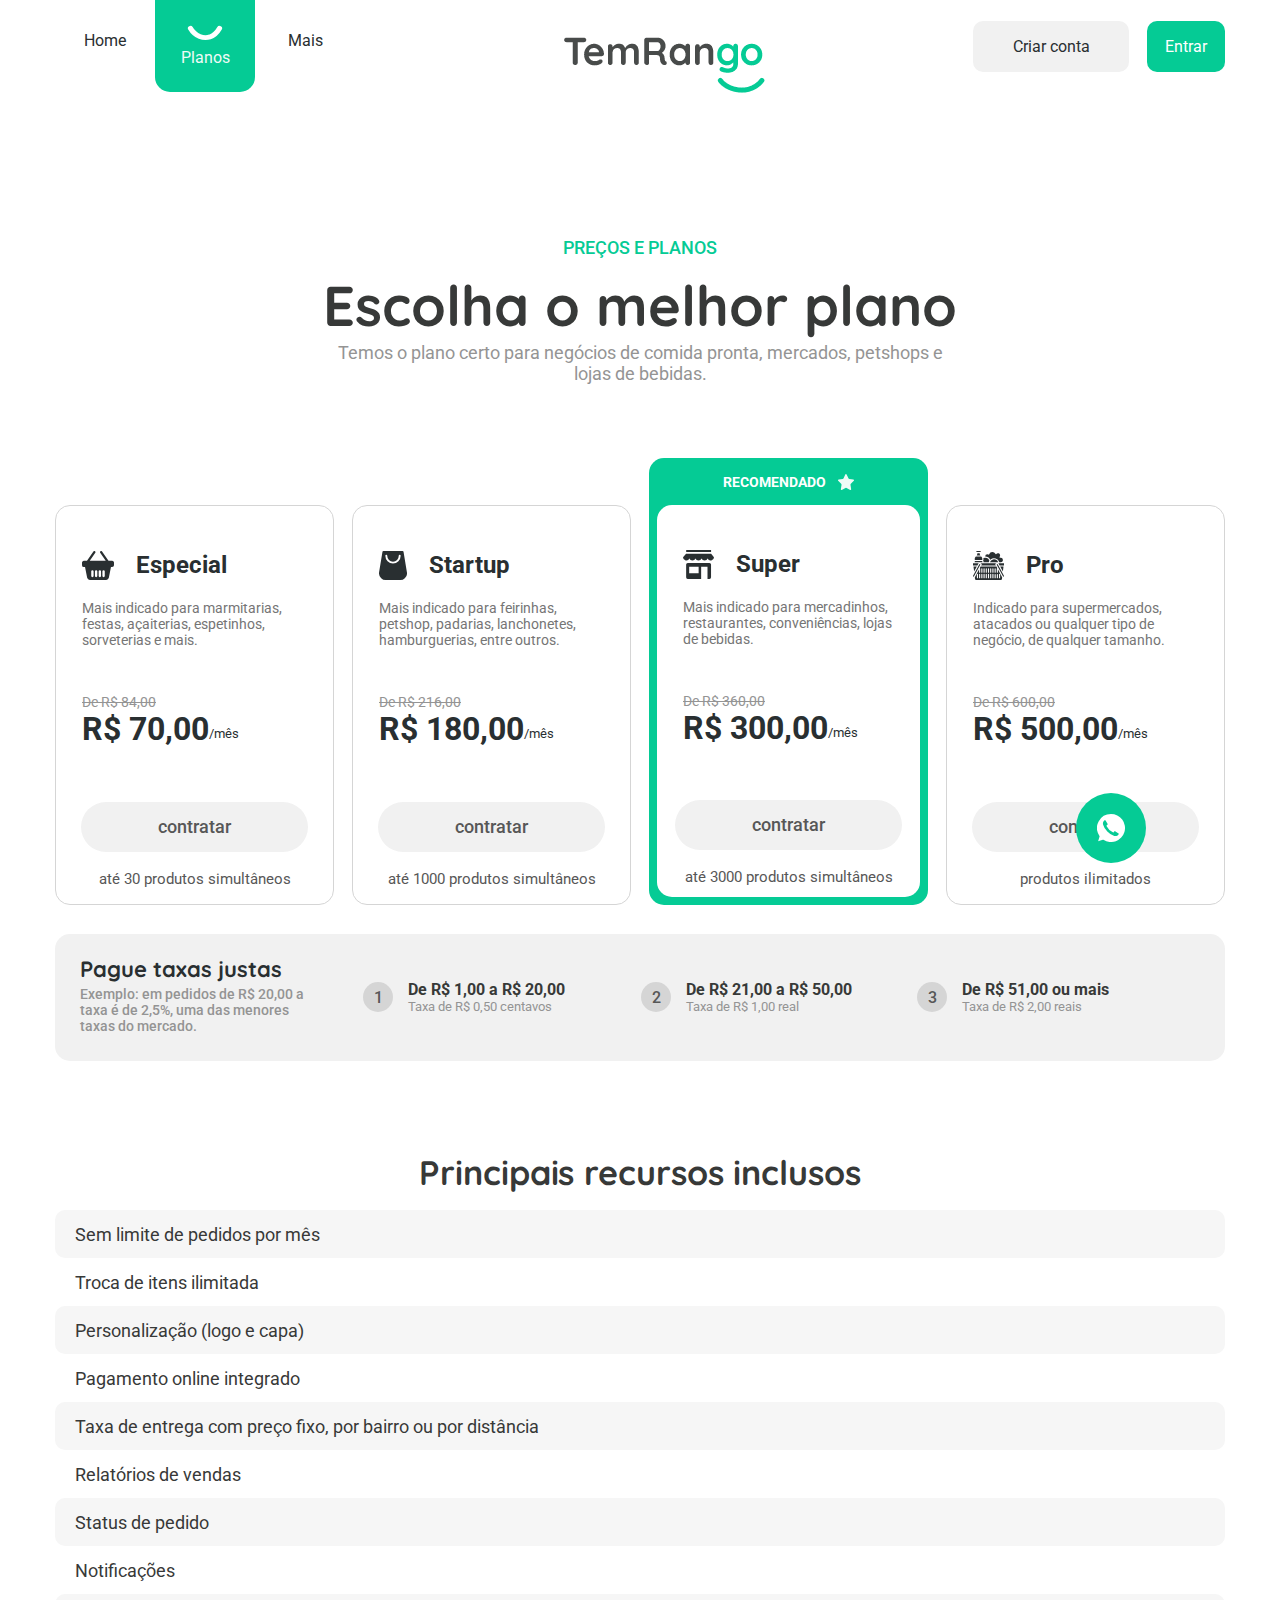
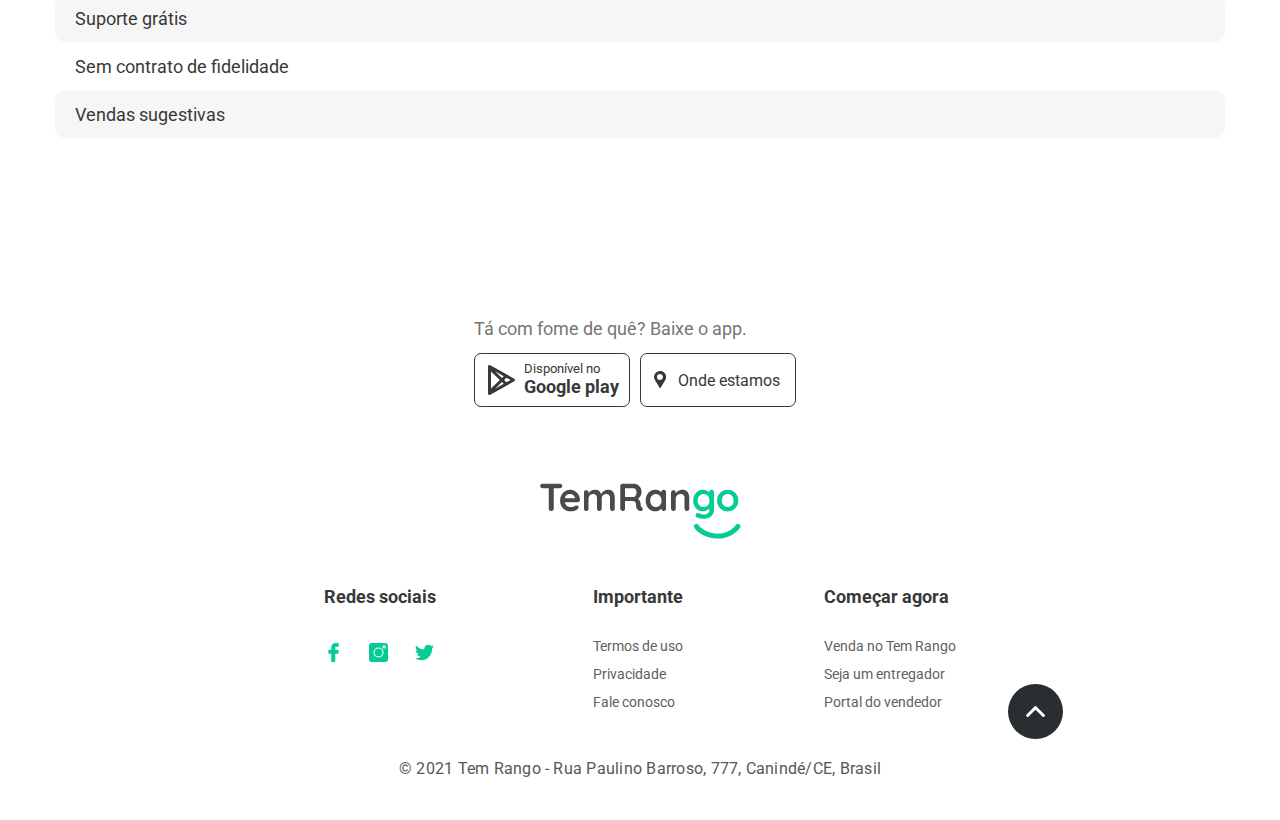
<file: TemRango-Prices/index.html>
<!DOCTYPE html>
<html lang="en">
<head>
    <meta charset="UTF-8">
    <meta http-equiv="X-UA-Compatible" content="IE=edge">
    <meta name="viewport" content="width=device-width, initial-scale=1.0">
    <link rel="preconnect" href="https://fonts.googleapis.com">
    <link rel="preconnect" href="https://fonts.gstatic.com" crossorigin>
    <link href="https://fonts.googleapis.com/css2?family=Roboto:ital,wght@0,400;0,700;1,500&display=swap" rel="stylesheet"> 
    <link href="https://fonts.googleapis.com/css2?family=Quicksand:wght@400;500;700&family=Roboto:ital,wght@0,400;0,700;1,500&display=swap" rel="stylesheet"> 
    <link rel="stylesheet" href="./assets/css/style.css">
    <script defer src="./assets/js/script.js"></script>
    <link rel="shortcut icon" type="imagex/png" href="./assets/img/favicon.svg">
    <title>Preços</title>
</head>

<body class="page">
    <nav class="nav__mobile">
        <div class="logo">
            <img src="./assets/img/favicon-menu.svg" alt="" class="logo__img">
        </div>
        <div class="menu">
            <img src="./assets/img/menu.svg" alt="" class="menu__img">
        </div>
    </nav>   

    <div class="float-menu">
        
        <div class="float-menu__nav">
            <img src="./assets/img/favicon-menu.svg" alt="" class="float-menu__logo">
            <img src="./assets/img/fechar.svg" alt="" class="float-menu__close">
        </div>

        <div class="float-menu__box">
            <div class="float-menu__content">
                <h2 class="float-menu__text">Home</h2>
                <h2 class="float-menu__text">Planos</h2>
                <h2 class="float-menu__text">Mais</h2>
            </div>
            
            <div class="float-menu__footer">
                <button class="siginup__btn">Criar conta</button>
                <button class="login__btn">Entrar</button>
            </div>
        </div>
    </div>

    <div class="mask"></div>

    <nav class="nav__desktop">
        <div class="container">
            <div class="desktop__menu">
                <ul class="menu__list">
                    <li class="listItem">
                        <img src="./assets/img/sorriso.svg" alt="" class="selected__img">
                        Home
                    </li>
                    <li class="list__selected">
                        <img src="./assets/img/sorriso.svg" alt="" class="selected__img">
                        Planos
                    </li>
                    <li class="listItem">
                        <img src="./assets/img/sorriso.svg" alt="" class="selected__img">
                        Mais
                    </li>
                </ul>
            </div>
    
            <div class="desktop__log">
                <img src="./assets/img/logo.png" alt="" class="desktop__logo__img">
            </div>
    
            <div class="login">
                <button class="siginup__btn">Criar conta</button>
                <button class="login__btn">Entrar</button>
            </div>
        </div>
       
    </nav>

    <header>
        <h3 class="header__info">PREÇOS E PLANOS</h3>
        <h1 class="header__title">Escolha o melhor plano</h1>
        <h2 class="header__subtitle">Temos o plano certo para negócios de comida pronta, mercados, petshops e lojas de bebidas.</h2>
    </header>

    <main>

        <div class="content">

            <section class="content__section content__box section-hover">
                
                <div class="content__header">
                    <img src="./assets/img/especial.svg" alt="" class="content__header__img">
                    <h3 class="content__header__title">Especial</h3>
                </div>

                <div class="content__description">
                    <h3 class="content__description__text">Mais indicado para marmitarias, festas, açaiterias, espetinhos, sorveterias e mais.</h3>
                </div>
                
                <div class="content__prices">
                 
                    <h3 class="content__price--small">De R$ 84,00</h3>
                    <div class="prices-box">
                        <h3 class="content__price">R$ 70,00</h3>
                        <h3 class="content__price--n">/mês</h3>
                    </div>
                
                </div>

                <div class="content__footer">
                    <button class="content__btn">contratar</button>
                    <h3 class="content__footer__obs">até 30 produtos simultâneos</h3>
                </div>

            </section>

            <section class="content__section content__box section-hover">
                
                <div class="content__header">
                    <img src="./assets/img/startup.svg" alt="" class="content__header__img">
                    <h3 class="content__header__title">Startup</h3>
                </div>

                <div class="content__description">
                    <h3 class="content__description__text">Mais indicado para feirinhas, petshop, padarias, lanchonetes, hamburguerias, entre outros.</h3>
                </div>
                
                <div class="content__prices">
                    <h3 class="content__price--small">De R$ 216,00</h3>
                    <div class="prices-box">
                        <h3 class="content__price">R$ 180,00</h3>
                        <h3 class="content__price--n">/mês</h3>
                    </div>
                    
                </div>

                <div class="content__footer">
                    <button class="content__btn">contratar</button>
                    <h3 class="content__footer__obs">até 1000 produtos simultâneos</h3>
                </div>

            </section>

            <section class="content__section content__section--recomended">
                
                <div class="content--recomended">
                    <h3 class="recomended__text">RECOMENDADO</h3>
                    <img src="./assets/img/star.svg" alt="" class="recomended__img">
                </div>

                <div class="content__box">

                    <div class="content__header">
                        <img src="./assets/img/super.svg" alt="" class="content__header__img">
                        <h3 class="content__header__title">Super</h3>
                    </div>

                    <div class="content__description">
                        <h3 class="content__description__text">Mais indicado para mercadinhos, restaurantes, conveniências, lojas de bebidas.</h3>
                    </div>
                    
                    <div class="content__prices">
                        <h3 class="content__price--small">De R$ 360,00</h3>
                        <div class="prices-box">
                            <h3 class="content__price">R$ 300,00</h3>
                            <h3 class="content__price--n">/mês</h3>
                        </div>
                    </div>

                    <div class="content__footer">
                        <button class="content__btn">contratar</button>
                        <h3 class="content__footer__obs">até 3000 produtos simultâneos</h3>
                    </div>

                </div>

            </section>

            <section class="content__section content__box  section-hover last-section">
                
                <div class="content__header">
                    <img src="./assets/img/pro.svg" alt="" class="content__header__img">
                    <h3 class="content__header__title">Pro</h3>
                </div>

                <div class="content__description">
                    <h3 class="content__description__text">Indicado para supermercados, atacados ou qualquer tipo de negócio, de qualquer tamanho.</h3>
                </div>
                
                <div class="content__prices">
                    <h3 class="content__price--small">De R$ 600,00</h3>
                    <div class="prices-box">
                        <h3 class="content__price">R$ 500,00</h3>
                        <h3 class="content__price--n">/mês</h3>
                    </div>
                </div>

                <div class="content__footer">
                    <button class="content__btn">contratar</button>
                    <h3 class="content__footer__obs">produtos ilimitados</h3>
                </div>

            </section>


        </div>

        <div class="obs">
            <div class="obs__header">
                <h2 class="obs__title">Pague taxas justas</h2>
                <h3 class="obs__subtitle">Exemplo: em pedidos de R$ 20,00 a taxa é de 2,5%, uma das menores taxas do mercado.</h3>
            </div>
            
        
            <div class="obs__topic">
                <div class="obs__img">1</div>
                <div class="obs__topic__content">
                    <h3 class="topic__content__title">De R$ 1,00 a R$ 20,00</h3>
                    <h3 class="topic__content__subtitle">Taxa de R$ 0,50 centavos</h3>
                </div>
            </div>

            <div class="obs__topic topic__margin">
                <div class="obs__img">2</div>
                <div class="obs__topic__content">
                    <h3 class="topic__content__title">De R$ 21,00 a R$ 50,00</h3>
                    <h3 class="topic__content__subtitle">Taxa de R$ 1,00 real</h3>
                </div>
            </div>

            <div class="obs__topic">
                <div class="obs__img">3</div>
                <div class="obs__topic__content">
                    <h3 class="topic__content__title">De R$ 51,00 ou mais</h3>
                    <h3 class="topic__content__subtitle">Taxa de R$ 2,00 reais</h3>
                </div>
            </div>

        </div>

        <div class="resources">
            <h2 class="resources__title">Principais recursos inclusos</h2>
            <div class="resources__gray-box">
                <h3 class="resources__text">Sem limite de pedidos por mês</h3>
            </div>
            <div class="resources__white-box">
                <h3 class="resources__text">Troca de itens ilimitada</h3>
            </div>
            <div class="resources__gray-box">
                <h3 class="resources__text">Personalização (logo e capa)</h3>
            </div>
            <div class="resources__white-box">
                <h3 class="resources__text">Pagamento online integrado</h3>
            </div>
            <div class="resources__gray-box">
                <h3 class="resources__text">Taxa de entrega com preço fixo, por bairro ou por distância</h3>
            </div>
            <div class="resources__white-box">
                <h3 class="resources__text">Relatórios de vendas</h3>
            </div>
            <div class="resources__gray-box">
                <h3 class="resources__text">Status de pedido</h3>
            </div>
            <div class="resources__white-box">
                <h3 class="resources__text">Notificações</h3>
            </div>
            <div class="resources__gray-box">
                <h3 class="resources__text">Suporte grátis</h3>
            </div>
            <div class="resources__white-box">
                <h3 class="resources__text">Sem contrato de fidelidade</h3>
            </div>
            <div class="resources__gray-box">
                <h3 class="resources__text">Vendas sugestivas</h3>
            </div>
        </div>

        <div class="infos">
            <h3 class="infos__title">Tá com fome de quê? Baixe o app.</h3>
            <div class="infos__content-box">

                <div class="infos__content">
                    <img src="./assets/img/google-play.svg" alt="" class="infos__content__img">
                    <div class="infos__content__text-box">
                        <h3 class="infos__text--small">Disponível no</h3>
                        <h3 class="infos__text--n">Google play</h3>
                    </div>
                </div>

                <div class="infos__content">
                    <img src="./assets/img/icon-map.svg" alt="" class="infos__content__img img-2">
                    <div class="infos__content__text-box">
                        <h3 class="infos__text">Onde estamos</h3>
                    </div>
                </div>

            </div>
        </div>

    </main>

    <footer class="footer__mobile">
        <div class="footer__header">
            <img src="./assets/img/logo.png" alt="" class="footer__logo">
        </div>

        <div class="footer__content-box">
            <div class="footer__content">
                <h3 class="footer__content__title">Importante</h3>
                <h3 class="footer__content__text">Termos de uso</h3>
                <h3 class="footer__content__text">Privacidade</h3>
                <h3 class="footer__content__text">Fale conosco</h3>
            </div>

            <div class="footer__content">
                <h3 class="footer__content__title">Começar agora</h3>
                <h3 class="footer__content__text">Venda no Tem Rango</h3>
                <h3 class="footer__content__text">Seja um entregador</h3>
                <h3 class="footer__content__text">Portal do vendedor</h3>
            </div>

        </div>

        <div class="sociais">
            
            <h3 class="footer__content__title footer__title">Redes sociais</h3>
            
            <div class="footer-box">
                <div class="sociais__icons">
                    <a href="https://www.facebook.com/temrango.brasil" target="_blank"><img src="./assets/img/facebook(1).svg" alt="" class="sociais__icon"></a>
                    <a href="https://www.instagram.com/temrangobrasil/" target="_blank"><img src="./assets/img/instagram.svg" alt="" class="sociais__icon"></a>
                    <a href="https://twitter.com/TemRango" target="_blank"><img src="./assets/img/twitter(1).svg" alt="" class="sociais__icon"></a>
                </div>
    
                <div class="top__icons">
                    <div class="whats">
                        <img src="./assets/img/whatsapp.svg" alt="" class="whats__img">
                    </div>
                    
                    <div class="top">
                        <img src="./assets/img/select-duvidas.svg" alt="" class="top__img">
                    </div>
                </div>
            </div>

        </div>

        <div class="footer__andress">
            <h3 class="footer__andress__text">© 2021 Tem Rango - Rua Paulino Barroso, 777, Canindé/CE, Brasil</h3>
        </div>

    </footer>

    <footer class="footer__desktop">
        <div class="footer__header">
            <img src="./assets/img/logo.png" alt="" class="footer__logo">
        </div>

        <div class="footer__content-box">

            <div class="footer-box">
                <div class="sociais__icons">
                    <h3 class="footer__content__title footer__title">Redes sociais</h3>
                    <a href="https://www.facebook.com/temrango.brasil" target="_blank"><img src="./assets/img/facebook(1).svg" alt="" class="sociais__icon"></a>
                    <a href="https://www.instagram.com/temrangobrasil/" target="_blank"><img src="./assets/img/instagram.svg" alt="" class="sociais__icon"></a>
                    <a href="https://twitter.com/TemRango" target="_blank"><img src="./assets/img/twitter(1).svg" alt="" class="sociais__icon"></a>
                </div>
            </div>

            <div class="footer__content">
                <h3 class="footer__content__title">Importante</h3>
                <h3 class="footer__content__text">Termos de uso</h3>
                <h3 class="footer__content__text">Privacidade</h3>
                <h3 class="footer__content__text">Fale conosco</h3>
            </div>

            <div class="footer__content">
                <h3 class="footer__content__title">Começar agora</h3>
                <h3 class="footer__content__text">Venda no Tem Rango</h3>
                <h3 class="footer__content__text">Seja um entregador</h3>
                <h3 class="footer__content__text">Portal do vendedor</h3>
            </div>

        </div>

        <div class="sociais">
            
            

            <div class="top__icons">
                <div class="whats">
                    <div class="tooltip">
                        <h2 class="tooltip__text">Chama no whatsapp</h2>
                    </div>
                    <img src="./assets/img/whatsapp.svg" alt="" class="whats__img">
                </div>
                
                <div class="top">
                    <img src="./assets/img/select-duvidas.svg" alt="" class="top__img">
                </div>
            </div>

        </div>

        <div class="footer__andress">
            <h3 class="footer__andress__text">© 2021 Tem Rango - Rua Paulino Barroso, 777, Canindé/CE, Brasil</h3>
        </div>

    </footer>



</body>

</html>
</file>
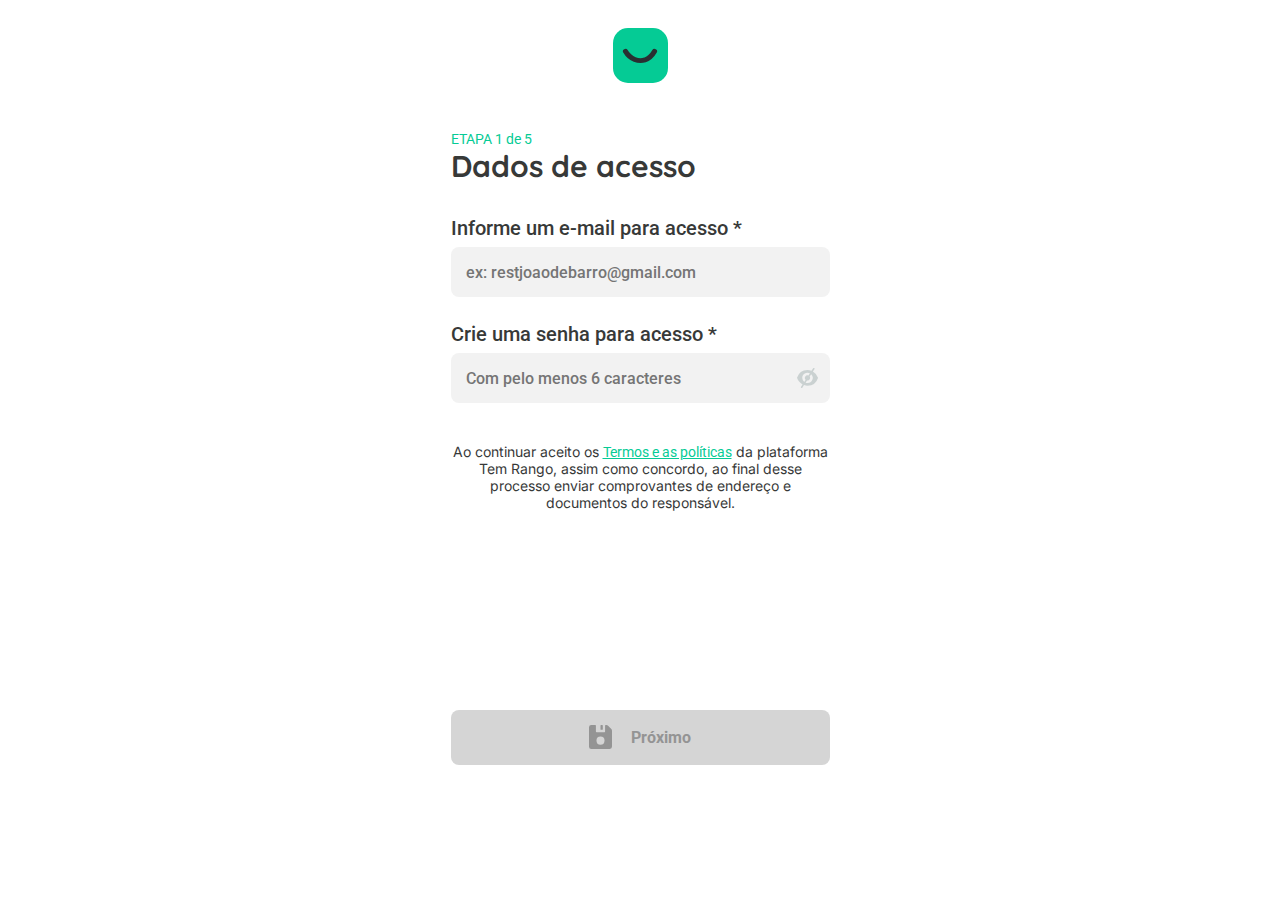
<file: TemRango-Register/index.html>
<!DOCTYPE html>
<html lang="pt">

<head>
    <meta charset="UTF-8">
    <meta http-equiv="X-UA-Compatible" content="IE=edge">
    <meta name="viewport" content="width=device-width, initial-scale=1.0">
    <link rel="stylesheet" href="style/style.css">
    <link rel="preconnect" href="https://fonts.googleapis.com">
    <link rel="preconnect" href="https://fonts.gstatic.com" crossorigin>
    <link href="https://fonts.googleapis.com/css2?family=Roboto:wght@400;500;700&display=swap" rel="stylesheet">
    <link href="https://fonts.googleapis.com/css2?family=Quicksand:wght@400;500;700&display=swap" rel="stylesheet">
    <link href="https://fonts.googleapis.com/css2?family=Inter:wght@400;500;700&display=swap" rel="stylesheet">
    <script defer src="script/script.js"></script>
    <title>Cadastro</title>
</head>

<body class="body">

    <div class="logo">
        <div class="logo__background">
            <img src="assets/sorriso.svg" alt="" class="logo__img">
        </div>
    </div>

    <header class="header">

        <h3 class="header__text">ETAPA 1 de 5</h3>
        <h2 class="header__title">Dados de acesso</h2>

    </header>

    <div class="acess">

        <div class="acess__input">
            <h3 class="input__title">Informe um e-mail para acesso *</h3>
            <input type="email" placeholder="ex: restjoaodebarro@gmail.com" class="input input__spacing">
            <div class="input__error"></div>
            <div class="input__checked"></div>
            <h3 class="error">Digite um e-mail válido!</h3>
        </div>

        <div class="acess__input">
            <h3 class="input__title">Crie uma senha para acesso *</h3>
            <input type="password" placeholder="Com pelo menos 6 caracteres" class="input input__spacing">
            <div class="input__password"></div>
            <div class="input__error"></div>
            <h3 class="error">A senha precisa ter pelo menos 6 caracteres!</h3>
        </div>

        <div class="acess__obs">
            <h3 class="obs__text">Ao continuar aceito os <a href="terms.html" target="_blank">Termos e as políticas</a> da plataforma Tem Rango, assim como concordo, ao final desse processo enviar comprovantes de endereço e documentos do responsável.</h3>
        </div>

    </div>

    <div class="company">

        <div class="acess__input">
            <h3 class="input__title">Informe um CPF ou CNPJ *</h3>
            <input type="number" onkeypress="return somenteNumeros(event)" placeholder="Digite apenas números" class="input input__spacing focus" maxlength="11">
            <h3 class="error">Digite um número válido de CPF/CNPJ</h3>
        </div>

        <div class="acess__input">
            <h3 class="input__title">Nome da sua empresa *</h3>
            <input type="text" placeholder="ex: Tem Rango" class="input input__spacing focus">
        </div>

        <h3 class="input__title">Tipo de negócio *</h3>
        <div class="topnav input__spacing">
            <div class="active-select select-on" hidden>Selecione</div>
            <div class="myLinks  select-on" style="display:none">
                <a class="select-on test">Restaurantes</a>
                <a class="select-on test">Mercados</a>
                <a class="select-on test">Petshops</a>
                <a class="select-on test">Bebidas</a>
            </div>
        </div>

        <div class="input__categories">
            <h3 class="input__title">Categoria do negócio *</h3>
            <div class="topnav input__spacing">
                <div class="active-select select-on" hidden>Selecione</div>
                <div class="myLinks  select-on" style="display:none">
                    <a class="select-on test">Restaurantes</a>
                    <a class="select-on test">Marmitarias</a>
                    <a class="select-on test">Churrascarias</a>
                    <a class="select-on test">Pastelarias</a>
                    <a class="select-on test">Hamburguerias</a>
                    <a class="select-on test">Pizzarias</a>
                    <a class="select-on test">Padarias</a>
                    <a class="select-on test">Cafeterias</a>
                    <a class="select-on test">Saudáveis</a>
                    <a class="select-on test">Espetinhos</a>
                    <a class="select-on test">Sorvetes & Assaí</a>
                    <a class="select-on test">Doces & Sobremesas</a>
                    <a class="select-on test">Salgados</a>
                    <a class="select-on test">Festas</a>
                    <a class="select-on test">Vegano</a>
                </div>
            </div>
        </div>

        <div class="input__categories">
            <h3 class="input__title">Subcategoria do negócio *</h3>
            <div class="topnav input__spacing">
                <div class="active-select select-on" hidden>Selecione</div>
                <div class="myLinks  select-on" style="display:none">
                    <a class="select-on test">Express</a>
                    <a class="select-on test">Conveniências</a>
                    <a class="select-on test">Feirinhas</a>
                    <a class="select-on test">Mercadinhos</a>
                    <a class="select-on test">Supermercados</a>
                    <a class="select-on test">Atacado</a>
                    <a class="select-on test">Carnes & Peixes</a>
                </div>
            </div>
        </div>


    </div>

    <div class="andress">

        <div class="andress__CEP">

            <h2 class="input__title">CEP *</h2>

            <div class="CEP__content">
                <input type="number" placeholder="ex: 62700-000" onkeypress="return somenteNumeros(event)" class="input CEP__input focus">
                <a href="https://buscacepinter.correios.com.br/app/endereco/index.php" target="_blank">
                    <h3 class="CEP__text">Não sei meu cep</h3>
                </a>
            </div>

        </div>

        <div class="andress__state">

            <h2 class="input__title">Estado *</h2>

            <div class="topnav  input__spacing">
                <div class="active-select select-on" hidden>Selecione</div>
                <div class="myLinks  select-on" style="display:none">
                    <a class="select-on test">Acre</a>
                    <a class="select-on test">Alagoas</a>
                    <a class="select-on test">Amapá</a>
                    <a class="select-on test">Amazonas</a>
                    <a class="select-on test">Bahia</a>
                    <a class="select-on test">Ceará</a>
                    <a class="select-on test">Distrito Federal</a>
                    <a class="select-on test">Espírito Santo</a>
                    <a class="select-on test">Goiás</a>
                    <a class="select-on test">Maranhão</a>
                    <a class="select-on test">Mato Grosso</a>
                    <a class="select-on test">Mato Grosso do Sul</a>
                    <a class="select-on test">Minas Gerais</a>
                    <a class="select-on test">Pará</a>
                    <a class="select-on test">Paraíba</a>
                    <a class="select-on test">Paraná</a>
                    <a class="select-on test">Pernambuco</a>
                    <a class="select-on test">Piauí</a>
                    <a class="select-on test">Rio de Janeiro</a>
                    <a class="select-on test">Rio Grande do Norte</a>
                    <a class="select-on test">Rio Grande do Sul</a>
                    <a class="select-on test">Rondônia</a>
                    <a class="select-on test">Roraima</a>
                    <a class="select-on test">Santa Catarina</a>
                    <a class="select-on test">São Paulo</a>
                    <a class="select-on test">Sergipe</a>
                    <a class="select-on test">Tocantins</a>
                </div>
            </div>

        </div>

        <div class="andress__city">

            <h2 class="input__title">Cidade *</h2>

            <div class="topnav input__spacing">
                <div class="active-select select-on" hidden>Selecione</div>
                <div class="myLinks  select-on" style="display:none">
                </div>
            </div>

        </div>

        <div class="andress__place">

            <h2 class="input__title">Logradouro *</h2>
            <input type="text" placeholder="ex: Rua Paulino Barroso" class="input input__spacing focus">

        </div>

        <div class="andress__number">

            <div class="number__item-1">

                <h2 class="input__title">Número</h2>
                <input type="number" placeholder="ex: 7" onkeypress="return somenteNumeros(event)" class="input input__spacing focus">

            </div>

            <div class="number__item-2">

                <h2 class="input__title">Complemento</h2>
                <input type="text" placeholder="ex: altos" class="input input__spacing focus">

            </div>

        </div>

        <div class="andress__district">

            <h2 class="input__title">Bairro *</h2>
            <input type="text" placeholder="ex: Centro" class="input input__spacing focus">

        </div>

    </div>

    <div class="responsible">

        <div class="responsible__name">

            <h2 class="input__title">Nome completo *</h2>
            <input type="text" placeholder="ex: João Dias" class="input input__spacing focus">

        </div>

        <div class="responsible__identity">

            <div class="CPF">
                <h2 class="input__title">CPF *</h2>
                <input type="number" placeholder="Apenas números" onkeypress="return somenteNumeros(event)" class="input input__spacing focus id">
            </div>

            <div class="RG">
                <h2 class="input__title">RG (identidade) *</h2>
                <input type="number" placeholder="Apenas números" onkeypress="return somenteNumeros(event)" class="input input__spacing focus id">
            </div>

        </div>

        <div class="responsible__tel">
            <h2 class="input__title">Telefone com DDD *</h2>
            <input type="number" placeholder="ex: (85) 9 9727-7128" onkeypress="return somenteNumeros(event)" class="input input__spacing focus">
        </div>

        <div class="responsible__email">
            <h2 class="input__title">E-mail de contato *</h2>
            <input type="text" placeholder="ex: maria.d@gmail.com" class="input input__spacing focus">
        </div>

    </div>

    <div class="resume">

        <div class="resume__info-box">

            <div class="info__plan">

                <div class="info__img-box">
                    <img src="assets/doc.svg" alt="" class="info__img">
                </div>

                <div class="info__content">

                    <div class="info__titles">
                        <h3 class="info__title">Plano </h3>
                        <h3 class="info__title info__title--emphasis"> Startup</h3>
                    </div>

                    <h3 class="info__text">A cobrança é mensal e automática</h3>

                </div>

            </div>

            <div class="info__limits">

                <div class="info__img-box">
                    <img src="assets/box.svg" alt="" class="info__img">
                </div>
                <div class="info__content">
                    <h3 class="info__title">Até 100 itens cadastrados</h3>
                    <h3 class="info__text">Trocas ilimitadas</h3>
                </div>

            </div>

        </div>

        <h3 class="resume__header__title">Pagamento</h3>

        <div class="resume__card-number">

            <h2 class="input__title">Número do cartão *</h2>
            <input input type="text" placeholder="ex: 0000 0000 0000 0000" inputmode="numeric" class="input input__spacing focus" maxlength="19">

        </div>

        <div class="resume__card-infos">

            <div class="expiring">

                <h2 class="input__title">Validade *</h2>

                <div class="expiring__inputs">
                    <input type="number" placeholder="dia" onkeypress="return somenteNumeros(event)" class="input input__spacing input--left focus">
                    <div class="border"></div>
                    <input type="number" placeholder="mês" onkeypress="return somenteNumeros(event)" class="input input__spacing input--right focus">
                </div>


            </div>

            <div class="CVV">

                <div class="CVV__content">

                    <h2 class="input__title">CVV *</h2>

                    <div class="tooltip">
                        <div class="tooltip-box">
                            <div class="tooltip__text">Geralmente são 3 número que ficam na parte detrás do cartão</div>
                        </div>
                        <div class="tooltip-triangle"></div>
                        <img src="assets/interrogacao.svg" alt="" class="CVV__tooltip">
                    </div>


                </div>

                <input type="number" placeholder="ex: 123" onkeypress="return somenteNumeros(event)" class="input input__spacing focus">

            </div>

        </div>

        <div class="resume__card-name">

            <h2 class="input__title">Nome como está no cartão *</h2>
            <input type="text" placeholder="ex: joão da silva" class="input input__spacing focus">

        </div>

        <div class="resume__card-CPF">

            <div class="card-CPF__content">
                <h2 class="input__title">CPF ou CNPJ do titular *</h2>
                <div class="tooltip">
                    <div class="tooltip-box tooltip--short">
                        <div class="tooltip__text">No Brasil é obrigatório coletar o número de CPF e ou CNPJ do titular do cartão.</div>
                    </div>
                    <div class="tooltip-triangle"></div>
                    <img src="assets/interrogacao.svg" alt="" class="CVV__tooltip">
                </div>
            </div>

            <input type="number" placeholder=" 123.456.789-10" onkeypress="return somenteNumeros(event)" class="input input__spacing focus">

        </div>

    </div>

    <div class="finish">

        <h3 class="finish__text">Contrato:# 021457</h3>
        <h3 class="finish__text--1">Detalhes da compra enviado para</h3>
        <h3 class="finish__text--2">restaurantejoaodebarro@gmail.com</h3>

        <div class="check-box">
            <div class="check-box__background">
                <img src="assets/check.svg" alt="" class="check__img">
                <h3 class="check__text">pagamento <br> realizado</h3>
            </div>
        </div>

        <div class="loading-box">
            <div class="loading">
                <div class="loading load"></div>
            </div>

        </div>

        <h3 class="finish__text---3">Aguarde, estamos lhe <br> redirecionado para a área de <br> login ou <a href="">clique aqui</a></h3>

    </div>

    <div class="next-button">
        <div class="back">
            <h3 class="back__text">voltar</h3>
        </div>
        <button class="next">
			<img src="assets/disquete.svg" alt="" class="next__img">
			<img src="assets/contrato.svg" alt="" class="next__img img__2">
			<img src="assets/contratob.svg" alt="" class="next__img img__3">

			<h3 class="next__text">Próximo</h3>
		</button>
    </div>

</body>

</html>
</file>
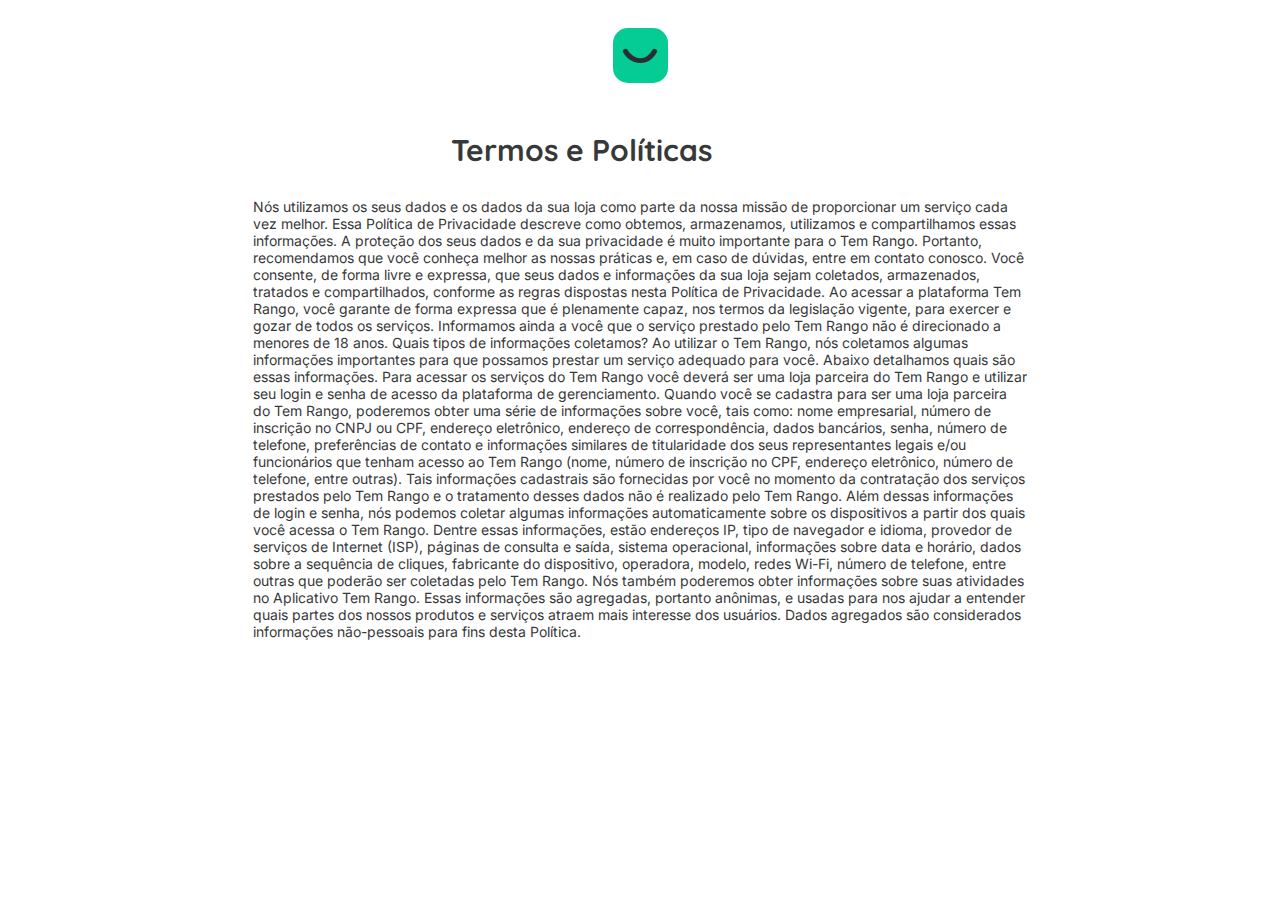
<file: TemRango-Register/terms.html>
<!DOCTYPE html>
<html lang="pt">
	
<head>
	<meta charset="UTF-8">
	<meta http-equiv="X-UA-Compatible" content="IE=edge">
	<meta name="viewport" content="width=device-width, initial-scale=1.0">
	<link rel="stylesheet" href="style/style.css">
	<link rel="preconnect" href="https://fonts.googleapis.com">
	<link rel="preconnect" href="https://fonts.gstatic.com" crossorigin>
	<link href="https://fonts.googleapis.com/css2?family=Roboto:wght@400;500;700&display=swap" rel="stylesheet"> 
	<link href="https://fonts.googleapis.com/css2?family=Quicksand:wght@400;500;700&display=swap" rel="stylesheet">
	<link href="https://fonts.googleapis.com/css2?family=Inter:wght@400;500;700&display=swap" rel="stylesheet"> 
	<title>Termos</title>
</head>
	
<body>

	<div class="logo">
		<div class="logo__background">
			<img src="assets/sorriso.svg" alt="" class="logo__img">
		</div>
	</div>

	<header class="header">

		<h2 class="header__title">Termos e Políticas</h2>
		
	</header>

	<div class="terms">
		<h3 class="terms__text">Nós utilizamos os seus dados e os dados da sua loja como parte da nossa missão de proporcionar um serviço cada vez melhor. Essa Política de Privacidade descreve como obtemos, armazenamos, utilizamos e compartilhamos essas informações. A proteção dos seus dados e da sua privacidade é muito importante para o Tem Rango. Portanto, recomendamos que você conheça melhor as nossas práticas e, em caso de dúvidas, entre em contato conosco. Você consente, de forma livre e expressa, que seus dados e informações da sua loja sejam coletados, armazenados, tratados e compartilhados, conforme as regras dispostas nesta Política de Privacidade. Ao acessar a plataforma Tem Rango, você garante de forma expressa que é plenamente capaz, nos termos da legislação vigente, para exercer e gozar de todos os serviços. Informamos ainda a você que o serviço prestado pelo Tem Rango não é direcionado a menores de 18 anos. Quais tipos de informações coletamos? Ao utilizar o Tem Rango, nós coletamos algumas informações importantes para que possamos prestar um serviço adequado para você. Abaixo detalhamos quais são essas informações. Para acessar os serviços do Tem Rango você deverá ser uma loja parceira do Tem Rango e utilizar seu login e senha de acesso da plataforma de gerenciamento. Quando você se cadastra para ser uma loja parceira do Tem Rango, poderemos obter uma série de informações sobre você, tais como: nome empresarial, número de inscrição no CNPJ ou CPF, endereço eletrônico, endereço de correspondência, dados bancários, senha, número de telefone, preferências de contato e informações similares de titularidade dos seus representantes legais e/ou funcionários que tenham acesso ao Tem Rango (nome, número de inscrição no CPF, endereço eletrônico, número de telefone, entre outras). Tais informações cadastrais são fornecidas por você no momento da contratação dos serviços prestados pelo Tem Rango e o tratamento desses dados não é realizado pelo Tem Rango. Além dessas informações de login e senha, nós podemos coletar algumas informações automaticamente sobre os dispositivos a partir dos quais você acessa o Tem Rango. Dentre essas informações, estão endereços IP, tipo de navegador e idioma, provedor de serviços de Internet (ISP), páginas de consulta e saída, sistema operacional, informações sobre data e horário, dados sobre a sequência de cliques, fabricante do dispositivo, operadora, modelo, redes Wi-Fi, número de telefone, entre outras que poderão ser coletadas pelo Tem Rango. Nós também poderemos obter informações sobre suas atividades no Aplicativo Tem Rango. Essas informações são agregadas, portanto anônimas, e usadas para nos ajudar a entender quais partes dos nossos produtos e serviços atraem mais interesse dos usuários. Dados agregados são considerados informações não-pessoais para fins desta Política.</h3>
	</div>
</file>
<file: TemRango-Prices/assets/css/style.css>
*{
    margin: 0;
    padding: 0;
    font-family: 'Roboto', sans-serif;
}

.nav__mobile{
    height: 55px;
    margin: 28px 17px 90px 16px;
    display: flex;
    align-items: center;
    justify-content: space-between;
}

.nav__desktop{
    display: none;
}

.header__info{
    height: 23px;
    margin-bottom: 10px;
    font-size: 14px;
    font-weight: 500;
    text-align: center;
    color: #05CB95;
}

.header__title{
    height: 40px;
    margin-bottom: 4px;
    font-family: 'Quicksand', sans-serif;
    font-size: 28px;
    font-weight: 700;
    text-align: center;
    color: #373938;
}

.header__subtitle{
    height: 45px;
    width: calc(100% - 32px);
    margin: 0 16px 29px;
    font-size: 15px;
    font-weight: 400;
    text-align: center;
    color: #949494;
}

main{
    display: grid;
}

.content{
    display: grid;
}

.content__section{
    justify-self: center;
}

.content__box{
    height: 398px;
    width: 277px;
    margin-bottom: 29px;
    justify-self: center;
    border-radius: 15px;
    border: 1px solid #D5D5D5;
    background-color: #FFFFFF;

}

.content__section--recomended .content__box{
    height: 392px;
    width: 263px;
    border: none;
}

.content__section--recomended .content__prices{
    margin-bottom: 46.76px;
}

.content__section--recomended{
    height: 447px;
    width: 279px;
    margin-bottom: 29px;
    display: grid;
    border-radius: 15px;
    background-color: #05CB95;
}

.content--recomended{
    height: 20px;
    margin: 14px 0 13px;
    justify-self: center;
    display: flex;
    align-items: center;
}

.recomended__text{
    font-size: 14px;
    font-weight: 700;
    color: #FFFFFF;
}

.recomended__img{
    margin-left: 12px;
    height: 15.28px;
    width: 15.96px;
}

.content__header{
    margin: 45px 26px 20px;
    display: flex;
    align-items: center;
}

.content__header__title{
    font-size: 24px;
    margin-left: 22px;
    font-weight: 700;
    color: #292F31;
}

.content__description__text{
    height: 67px;
    margin: 0 26px 27px;
    font-size: 14px;
    font-weight: 400;
    color: #757575;
}

.content__prices{
    margin: 0 26px 47.76px;
}

.prices-box{
    display: flex;
    align-items: flex-end;
}

.content__price--small{
    font-size: 14px;
    font-weight: 400;
    text-decoration: line-through;
    color: #949494;
}

.content__price{
    height: 44.24px;
    font-size: 32px;
    font-weight: 700;
    color: #292F31;
}

.content__price--n{
    font-size: 13px;
    margin-bottom: 13px;
    font-weight: 400;
    color: #292F31;
}

.content__footer{
    display: grid;
}

.content__btn{
    height: 50px;
    width: 227px;
    margin-bottom: 18px;
    justify-self: center;
    border-style: none;
    border-radius: 30px;
    font-size: 18px;
    font-weight: 500;
    color: #575757;
    background-color: #F1F1F1;
}

.content__footer__obs{
    font-size: 15px;
    font-weight: 400;
    justify-self: center;
    color: #575757;
}

.obs{
    height: 339px;
    width: 279px;
    margin-bottom: 90px;
    justify-self: center;
    border-radius: 15px;
    background-color: #F1F1F1;
}

.obs__title{
    height: 31px;
    margin: 21px 0 3px 25px;
    font-family: 'Quicksand', sans-serif;
    font-size: 22px;
    font-weight: 700;
    color: #292F31;
}

.obs__subtitle{
    margin: 0 42px 35px 25px;
    font-size: 14px;
    font-weight: 500;
    color: #949494;
}

.obs__topic{
    display: flex;
}

.obs__img{
    height: 30px;
    width: 30px;
    margin: 0 15px 37px 26px;
    border-radius: 50%;
    display: flex;
    align-items: center;
    justify-content: center;
    font-size: 16px;
    font-weight: 500;
    color: #575757;
    background-color: #D5D5D5;
}

.topic__content__title{
    height: 19px;
    font-size: 16px;
    font-weight: 700;
    color: #373938;
}

.topic__content__subtitle{
    font-size: 13px;
    font-weight: 400;
    color: #949494;
}

.resources{
    margin: 0 0 115px;
    display: grid;
}

.resources__title{
    height: 30px;
    margin-bottom: 34px;
    font-family: 'Quicksand', sans-serif;
    font-size: 24px;
    letter-spacing: -0.1px;
    font-weight: 700;
    text-align: center;
    color: #373938;
}

.resources__gray-box{
    height: auto;
    width: 328px;
    margin: 0 16px;
    border-radius: 10px;
    background-color: #F6F6F6;
    display: flex;
    align-items: center;
    justify-self: center;
}

.resources__white-box{
    justify-self: center;
    height: auto;
    width: 328px;
    margin: 0 16px;
    border-radius: 10px;
    background-color: #FFFFFF;
    display: flex;
    align-items: center;
}

.resources__text{
    margin: 14px 0 13px 20px;
    font-size: 18px;
    font-weight: 400;
    color: #373938;
}

.infos{
    margin: 0 17px 32px;
    justify-self: center;
}

.infos__title{
    height: 24px;
    margin-bottom: 11px;
    font-size: 18px;
    font-weight: 400;
    color: #757575;
}

.infos__content-box{
    display: flex;
    
}

.infos__content{
    height: 52px;
    width: 154px;
    margin-right: 10px;
    border-radius: 7px;
    border: 1px solid #373938;
    display: flex;
    align-items: center;
}

.infos__content__img{
    height: 30.34px;
    width: 26.6px;
    margin: 11.73px 9.35px 11.93px 13px;
}

.img-2{
    height: 17.5px;
    width: 12.3px;
    margin: 17.75px 11.7px 18.75px 13px;
}

.infos__text--small{
    height: 15px;
    margin-top: 9px;
    font-size: 13px;
    font-weight: 400;
    color: #373938;
}

.infos__text--n{
    height: 22px;
    margin-bottom: 9px;
    font-size: 18px;
    font-weight: 700;
    color: #373938;
}

.infos__text{
    height: 19px;
    margin: 18px 0 17px;
    font-size: 16px;
    font-weight: 400;
    color: #373938;
}

footer{
    display: grid;
    margin: 0 17px;
}

.footer__header{
    margin-bottom: 42.61px;
    justify-self: center;
}

.footer__content-box{
    margin-bottom: 40.11px;
    display: flex;
    justify-content: space-between;
    
}

.footer__content__title{
    height: 22px;
    margin-bottom: 17px;
    font-size: 18px;
    font-weight: 700;
    color: #373938;
}

.footer__content__text{
    height: 17px;
    margin-bottom: 13px;
    font-size: 14px;
    font-weight: 400;
    color: #606060;
}

.footer__content__text:hover{
    color: #05CB95;
    cursor: pointer;
}

.footer__desktop{
    display: none;
}

.footer-box{
    margin-bottom: 18px;
    display: flex;
    justify-content: space-between;
}

.footer__title{
    margin-bottom: 0;
}

.sociais__icons{
    width: 100.62px;
    display: flex;
    justify-content: space-between;
    align-items: center;
}
a{
    height: 19px;
    width: 19px;
}
.sociais__icon{
    height: 19px;
    width: 19px;
}

.top__icons{
    display: flex;
    align-items: center;
}

.whats{
    height: 70px;
    width: 70px;
    
    bottom: 37px;
    right: 17px;
    position: fixed;
    border-radius: 50%;
    background-color: #05CB95;
    display: flex;
    align-items: center;
    justify-content: center;
    transition: all .25s;
}

.top{
    height: 55px;
    width: 55px;
    margin-right: 100px;
    border-radius: 50%;
    background-color: #292F31;
    display: flex;
    align-items: center;
    justify-content: center;
}

.footer__andress__text{
    height: 38px;
    margin: 0 0 23px;
    font-size: 16px;
    letter-spacing: 0.24px;
    font-weight: 400;
    text-align: center;
    color: #575757;
}


/* 
--------------------------------------------------------------------------------menu flutuante mobile ------------------------------------------------------ */

.float-menu{
    height: 476px;
    width: 100%;
    position: relative;
    z-index: 10000;
    display: none;
    position: absolute;
    top: 0;
    transition: all .25s;
    border-radius: 0 0 15px 15px;
    background-color: #FFF;
    animation: drop .25s;
}

.float-menu__box{
    margin: 30px 16px;

    transition: all .25s;
}

@keyframes drop {
    0%{
        transform: translateY(-150px);
    }

    100%{
        transform: translateY(0);
    }
}

.float-menu__nav{
    width: calc(100% - 32px);
    margin: 26px 16px 46px;
    display: flex;
    flex-direction: row;
    justify-content: space-between;
    align-items: center;
}

.float-menu__close{
    height: 19.25px;
    width: 19.25px;
    margin-right: 1px;
}

.float-menu__content{
    height: 109px;
    margin-bottom: 84px;
    display: flex;
    flex-direction: column;
    justify-content: space-between;
}

.float-menu__text{
    height: 23px;
    font-size: 16px;
    font-weight: 400;
    color: #292F31;
}

.float-menu__footer{
    height: 122px;
    margin: 0 1px;
    display: flex;
    flex-direction: column;
    justify-content: space-between;
    align-items: center;
}

.siginup__btn{
    height: 51px;
    width: 100%;
    border-radius: 10px;
    border: none;
    font-size: 16px;
    font-weight: 400;
    color: #292F31;
    background-color: #F1F1F1;
}

.login__btn{
    height: 51px;
    width: 100%;
    border-radius: 10px;
    border: none;
    font-size: 16px;
    font-weight: 400;
    color: #FFFFFF;
    background-color: #05CB95;
}

.mask{
    z-index: 2;
    display: none;
    height: 100%;
    width: 100%;
    background-color: #373938;
    opacity: 0.62;
    position: absolute;
    top: 30px;
}

.disclaimer{
    display: none;
}

@media (min-width:1169px){
    .container{
        height: 92px;
        width: 1170px;
        justify-self: center;
        display: flex;
        justify-content: space-between;
    }
    .nav__mobile{
        display: none;
    }

    .nav__desktop{
        display: grid;
        margin-bottom: 144.9px;
    }

    .menu__list{
        list-style: none;
        display: flex;
    }

    li{
        font-size: 16px;
        font-weight: 400;
        color: #292F31;
        display: flex;
        align-items: center;
        justify-content: center;
        height: 57px;
        width: 100px;
        display: flex;
        flex-direction: column;
    }

    .list__selected{
        height: 92px;
        width: 100px;
        border-radius: 0 0 15px 15px;
        display: flex;
        flex-direction: column;
        color: #EFFBF7;
        background-color: #05CB95;
    }

    .selected__img{
        margin-bottom: 8.11px;
    }

    .desktop__logo__img{
        margin-top: 26px;
    }

    .login{
        display: flex;
        align-items: center;
    }

    .siginup__btn{
        width: 156px;
        margin-right: 18px;
    }

    .login__btn{
        width: 78px;
    }

    header{
        display: grid;
    }

    .header__info{
        font-size: 18px;
    }

    .header__title{
        height: 68px;
        font-size: 56px;
    }

    .header__subtitle{
        width: 631px;
        font-size: 18px;
        margin-bottom: 71px;
        text-align: center;
        justify-self: center;
    }

    .content{
        max-width: 1170px;
        justify-self: center;
        display: flex;
        align-items: flex-end;
    }

    .content__section{
        margin-right: 18px;
    }

    .last-section{
        margin-right: 0;
    }

    .obs{
        height: 127px;
        width: 1170px;
        display: flex;
    }

    .obs__header{
        width: 237px;
        margin: 21px 46px 20px 25px;
    }

    .obs__title,
    .obs__subtitle{
        margin: 0;
    }

    .obs__topic{
        display: flex;
        align-items: center;
    }

    .obs__img{
        margin-left: 0;
        margin-bottom: 0;
    }

    .topic__margin{
        margin: 0 65px 0 76px;
    }

    .resources{
        display: grid;
        margin-bottom: 180px;
    }

    .resources__title{
        height: 39px;
        font-size: 34px;
        margin-bottom: 20px;
    }

    .resources__gray-box,
    .resources__white-box{
        width: 1170px;
        justify-self: center;
    }

    .infos{
        justify-self: center;
        margin-bottom: 65px;
    }

    .footer__content-box{
        height: 133px;
        width: 632px;
        justify-self: center;
        display: flex;
    }

    .footer-box--mv{
        display: flex;
        margin-bottom: 45px ;
    }

    .sociais__icons{
        width: 128px;
        display: grid;
        grid-template-areas: 't t t'
                             'f i tw';
        grid-template-rows: 24px 23px;
        row-gap: 33.05px;
        align-items: unset;
    }

    .sociais__icon{
        justify-self: start;
    }

    .footer__content__title{
        grid-area: t;
        margin-bottom: 30px;
    }

    .footer__content__text{
        margin-bottom: 11px;
    }

    .sociais__icons:nth-child(2){
        grid-area: f;
    }

    .sociais__icons:nth-child(3){
        grid-area: i;
    }

    .sociais__icons:nth-child(4){
        grid-area: tw;
    }

    .whats{
        position: fixed;
        right: 134px;
        /* bottom: 23px; */
    }

    .top{
        position: absolute;
        right: 100px;
        bottom: 81px;
    }

    footer{
        position: relative;
    }

    .footer__mobile{
        display: none;
    }

    .footer__desktop{
        display: grid;
    }


    .login__btn:hover{
        cursor: pointer;
        background-color: #0AA77C;
    }

    .siginup__btn:hover{
        cursor: pointer;
        color: #FFFFFF;
        background-color: #05CB95;
    }

    li:hover,
    .desktop__logo__img:hover,
    .infos__content:hover,
    .top:hover,
    .content__btn:hover,
    .whats:hover{
        cursor: pointer;
    }

    section:hover .content__btn{
        color: #FFFFFF;
        background-color: #05CB95;
    } 

    .content__btn:hover{
        cursor: pointer;
        background-color: #0AA77C;
    }

    .section-hover:hover {
        width: 273px;
        height: 394px;
        border: 3px solid #05CB95;
    }

    .list__selected:hover{
        background-color: #0AA77C;
    }

    .whats:hover .tooltip{
        display: flex;
    }

    .tooltip{
        content: "";
        width: 0;
        height: 0;
        display: none;
        position: absolute;
        bottom: 70px;
        border-left: 10px solid transparent;
        border-right: 10px solid transparent;
        border-top: 15px solid #373938;
    }

    .tooltip__text{
        width: 196px;
        height: 62px;
        background-color: #373938;
        color: #FFFFFF;
        font-family: 'Roboto', sans-serif;
        font-size: 16px;
        font-weight: 300;
        border-radius: 8px;
        z-index: 1;
        position: absolute;
        bottom: 14px;
        left: -100px;
        display: flex;
        align-items: center;
        justify-content: center;
    }

}
</file>
<file: TemRango-Register/style/style.css>
* {
    margin: 0;
    padding: 0;
    font-family: 'Roboto', sans-serif;
}

.logo {
    height: 55px;
    width: 100%;
    margin: 28px 0 48px;
    display: flex;
    align-items: center;
    justify-content: center;
}

.logo__background {
    height: 100%;
    width: 55px;
    border-radius: 15px;
    background-color: #05CB95;
    display: flex;
    align-items: center;
    justify-content: center;
}

header {
    margin: 0 16px;
}

.header__text {
    font-size: 14px;
    font-weight: 400;
    color: #05CB95;
}

.header__title {
    font-family: 'quicksand', sans-serif;
    font-size: 30px;
    font-weight: 700;
    letter-spacing: 0px;
    color: #373938;
}

.acess {
    /* display: none; */
    margin: 31px 16px 70px;
}

.acess__input {
    position: relative;
}

.input__title {
    margin-bottom: 7px;
    font-size: 20px;
    font-weight: 500;
    color: #373938;
}

.acess .input__spacing {
    margin-bottom: 25px;
}

.input {
    height: 50px;
    width: calc(100% - 15px);
    padding-left: 15px;
    font-size: 16px;
    font-weight: 500;
    border-radius: 8px;
    border-style: none;
    color: #1e1e1e;
    background-color: #F2F2F2;
}

textarea:focus,
input:focus {
    outline: none;
}

.input__password {
    height: 19.75px;
    width: 20.54px;
    top: 45.78px;
    right: 11.68px;
    position: absolute;
    background: #F2F2F2 url("../assets/senha.svg") no-repeat;
    background-color: transparent;
}

.input__checked {
    display: none;
    height: 19.75px;
    width: 20.54px;
    top: 50.78px;
    right: 15.96px;
    position: absolute;
    background: #F2F2F2 url("../assets/check1.svg")no-repeat;
   	background-color: transparent;
}

.input__error {
    display: none;
    height: 19.75px;
    width: 20.54px;
    top: 48.78px;
    left: 16px;
    position: absolute;
    background: #F2F2F2 url("../assets/error.svg") no-repeat;
    background-color: #fff6f6;
}

.input__password:hover {
    cursor: pointer;
}

.obs__text {
    margin-top: 15px;
    font-size: 14px;
    font-weight: 400;
    font-family: 'Inter', sans-serif;
    text-align: center;
    color: #373938;
}

a {
    color: #05CB95;
}

.next-button {
    height: 80px;
    width: calc(100% - 32px);
    margin: 0 16px 10px;
    border-radius: 8px;
    display: flex;
    align-items: center;
    justify-content: center;
    background-color: #FFFFFF;
}

button {
    border-style: none;
}

.next {
    height: 55px;
    width: 100%;
    border-radius: 8px;
    font-size: 14px;
    font-weight: 500;
    color: #949494;
    display: flex;
    align-items: center;
    justify-content: center;
    background-color: #D5D5D5;
}

.btn__active {
    color: #FFF;
    background-color: #05CB95;
}

.btn__active:hover {
    cursor: pointer;
    background-color: #1EA17D;
}

.next__img {
    margin-right: 19.39px;
}

.img__2,
.img__3 {
    display: none;
}

.back {
    width: calc(100% - 288px);
    display: none;
    margin-left: 18px;
    margin-right: 63px;
}

.back__text {
    font-size: 16px;
    font-weight: 400;
    color: #757575;
}

.back__text:hover {
    cursor: pointer;
    color: #05CB95;
}

.error {
    display: none;
    font-size: 14px;
    font-weight: 400;
    margin-top: 5px;
    margin-bottom: 3px;
    color: #E13F3F;
}


/* ======================================================================= step 1 =============================================================== */

.terms {
    margin: 0 16px 150px;
}

.terms__text {
    margin-top: 29px;
    font-size: 14px;
    font-weight: 400;
    color: #373938;
    font-family: 'Inter', sans-serif;
}


/* ======================================================================= terms =============================================================== */

.company {
    display: none;
    margin: 35px 16px 70px;
}

.input__spacing {
    margin-bottom: 25px;
}

.topnav {
    height: 50px;
    width: calc(100% - 4px);
    border-radius: 8px;
    margin-top: 5.8px;
}

.myLinks {
    display: none;
    margin-bottom: 100px;
    font-size: 16px;
    font-weight: 500;
    z-index: 100;
    border-radius: 8px;
    border: 1px solid #D5D5D5;
    color: #757575;
    background-color: #FFFFFF;
}

.topnav a {
    padding: 14px 0 12px 16px;
    text-decoration: none;
    font-size: 16px;
    font-weight: 500;
    color: #757575;
    display: block;
    overflow: hidden;
    position: relative;
}

.topnav a:hover {
    cursor: pointer;
    color: #0AA77C;
    background-color: #E0F2ED;
}

.myLinks .test {
    width: calc(100% - 14px);
    border-radius: 3px;
    font-size: 16px;
    font-weight: 400;
    color: #757575;
    background-color: #FFFFFF;
}

.active-select {
    width: calc(100% - 14px);
    padding: 14px 0 12px 16px;
    text-decoration: none;
    border-radius: 8px;
    font-size: 16px;
    font-weight: 500;
    color: #757575;
    display: block;
    overflow: hidden;
    position: relative;
    background-color: #F2F2F2;
    background-image: url("../assets/select.svg");
    background-repeat: no-repeat;
    background-position: top 20.5px right 25.15px;
}

.select-on {
    position: relative;
}


/* ======================================================================= step 2 =============================================================== */

.andress {
    display: none;
    margin: 29px 16px 70px;
}

.andress__CEP .input {
    width: 50%;
}

.CEP__content {
    margin-bottom: 25px;
    display: flex;
    flex-direction: row;
    align-items: center;
}

.CEP__text {
    margin-left: 29px;
    font-size: 16px;
    font-weight: 400;
    text-decoration: underline;
    color: #757575;
}

.andress__number {
    display: flex;
    flex-direction: row;
}

.number__item-1 {
    width: 22%;
    margin-right: 15px;
}

.number__item-2 {
    width: 100%;
}


/* ======================================================================= step 3 =============================================================== */

.responsible {
    display: none;
    margin: 25px 16px 70px;
}

.responsible__identity {
    display: flex;
    flex-direction: row;
}

.RG {
    margin-left: 16px;
}


/* ======================================================================= step 4 =============================================================== */

.resume {
    display: none;
    margin: 25px 16px 70px;
}

.resume__info-box {
    height: 153px;
    margin-bottom: 25px;
    border-radius: 15px;
    display: grid;
    grid-template-areas: 'p1' 'p2';
    align-items: center;
    background-color: #F2F2F2;
}

.info__plan,
.info__limits,
.info__titles {
    display: flex;
    align-items: center;
}

.info__plan {
    grid-area: p1;
    height: 42px;
}

.info__limits {
    grid-area: p2;
    height: 40px;
}

.info__img-box {
    height: 40px;
    width: 40px;
    margin-left: 20px;
    margin-right: 15px;
    border-radius: 50%;
    display: flex;
    align-items: center;
    justify-content: center;
    background-color: #FFFFFF;
}

.info__title {
    font-size: 14px;
    font-weight: 500;
    color: #373938;
}

.info__title--emphasis {
    font-size: 22px;
    font-weight: 500;
    margin-left: 5px;
    color: #05CB95;
}

.info__text {
    font-size: 13px;
    font-weight: 400;
    color: #757575;
}

.resume__header__title {
    margin-bottom: 15px;
    font-size: 30px;
    font-weight: 700;
    font-family: 'Quicksand', sans-serif;
    color: #373938;
}

.resume .input__spacing {
    margin-bottom: 30px;
}

.resume__card-infos {
    display: flex;
}

.expiring__inputs {
    display: flex;
    position: relative;
}

.expiring__inputs .input {
    width: 63px;
}

.input--left {
    border-radius: 8px 0 0 8px;
}

.border {
    height: 30px;
    width: 1px;
    position: absolute;
    left: 78px;
    top: 10px;
    background-color: #AAAAAA;
}

.input--right {
    border-radius: 0 8px 8px 0;
}

.CVV {
    margin-left: 16px;
}

.CVV__content {
    margin-bottom: 7px;
    display: flex;
    align-items: center;
}

.CVV__content .input__title {
    height: 100%;
    margin: 0 8px 0 0;
    display: flex;
    align-items: center;
}

.card-CPF__content {
    margin-bottom: 7px;
    display: flex;
    align-items: center;
}

.card-CPF__content .input__title {
    height: 100%;
    margin: 0 8px 0 0;
    display: flex;
    align-items: center;
}


/* ======================================================================= step 5 =============================================================== */

.finish {
    display: none;
    margin: 52px 16px;
}

.finish__text {
    margin-bottom: 6px;
    font-size: 20px;
    font-weight: 400;
    text-align: center;
    color: #373938;
}

.finish__text--1 {
    font-size: 16px;
    font-weight: 400;
    text-align: center;
    color: #979797;
}

.finish__text--2 {
    margin-bottom: 41px;
    font-size: 20px;
    font-weight: 500;
    text-align: center;
    color: #373938;
}

.finish__text---3 {
    font-size: 16px;
    font-weight: 400;
    text-align: center;
    color: #373938;
}

.check-box {
    margin-bottom: 25px;
    display: flex;
    align-items: center;
    justify-content: center;
}

.check-box__background {
    height: 200px;
    width: 180px;
    border-radius: 15px;
    display: flex;
    flex-direction: column;
    align-items: center;
    background-color: #05CB95;
}

.check__img {
    margin: 43px 0 13.58px;
}

.check__text {
    font-size: 20px;
    font-weight: 400;
    text-align: center;
    color: #FFFFFF;
}

.loading-box {
    margin-bottom: 25px;
    display: flex;
    justify-content: center;
}

.loading {
    height: 9px;
    width: 216px;
    border-radius: 30px;
    background-color: #05CB95;
}

.load {
    width: 216px;
    background-color: #B8E1D4;
    opacity: 0;
    animation: main 3s;
    transform-origin: 100% 50%;
}

@keyframes main {
    0% {
        transform: scaleX(1);
        opacity: 1;
    }
    100% {
        transform: scaleX(0);
        opacity: 1;
    }
}


/* ======================================================================= finish =============================================================== */

.CEP__input:focus {
    width: calc(50% - 4px);
}

.id:focus {
    width: calc(100% - 19px);
}

.focus:focus {
    height: 46px;
    border: 2px solid rgb(5, 203, 149);
    color: #05CB95;
    background-color: #EFFBF7;
}

input::-webkit-outer-spin-button,
input::-webkit-inner-spin-button {
    -webkit-appearance: none;
    margin: 0;
}

input[type=number] {
    -moz-appearance: textfield;
}

.input__categories {
    display: none;
}


/* ======================================================================= details =============================================================== */

.tooltip {
    position: relative;
}

.tooltip--short {
    height: 107px;
}

.tooltip-box {
    height: 83px;
    width: 177px;
    border-radius: 8px;
    position: absolute;
    bottom: 26px;
    left: -80px;
    display: none;
    justify-content: center;
    align-items: center;
    z-index: 2;
    background-color: #292F31;
}

.tooltip-triangle {
    display: none;
    z-index: 1;
    border-top: 25px solid #292F31;
    border-right: 25px solid transparent;
    border-left: 25px solid transparent;
    border-bottom: 25px solid transparent;
    position: absolute;
    bottom: -5px;
    left: -17px;
}

.tooltip__text {
    margin: 0 13px;
    font-family: Inter, 'sans-serif';
    font-size: 14px;
    font-weight: 400;
    color: #FFFFFF;
}

.tooltip:hover .tooltip-box,
.tooltip:hover .tooltip-triangle {
    display: flex;
}

@media(min-width:1250px) {
    body {
        display: grid;
    }
    .header,
    .next-button,
    .acess,
    .company,
    .andress,
    .responsible,
    .resume,
    .finish {
        width: 379px;
        justify-self: center;
    }
    .acess {
        margin-bottom: 186px;
    }
    .company {
        margin-bottom: 92px;
    }
    .terms {
        max-width: 774px;
        justify-self: center;
    }
    .back {
        margin-right: 29px;
        width: calc(100% - 308.2px);
    }
}
</file>
